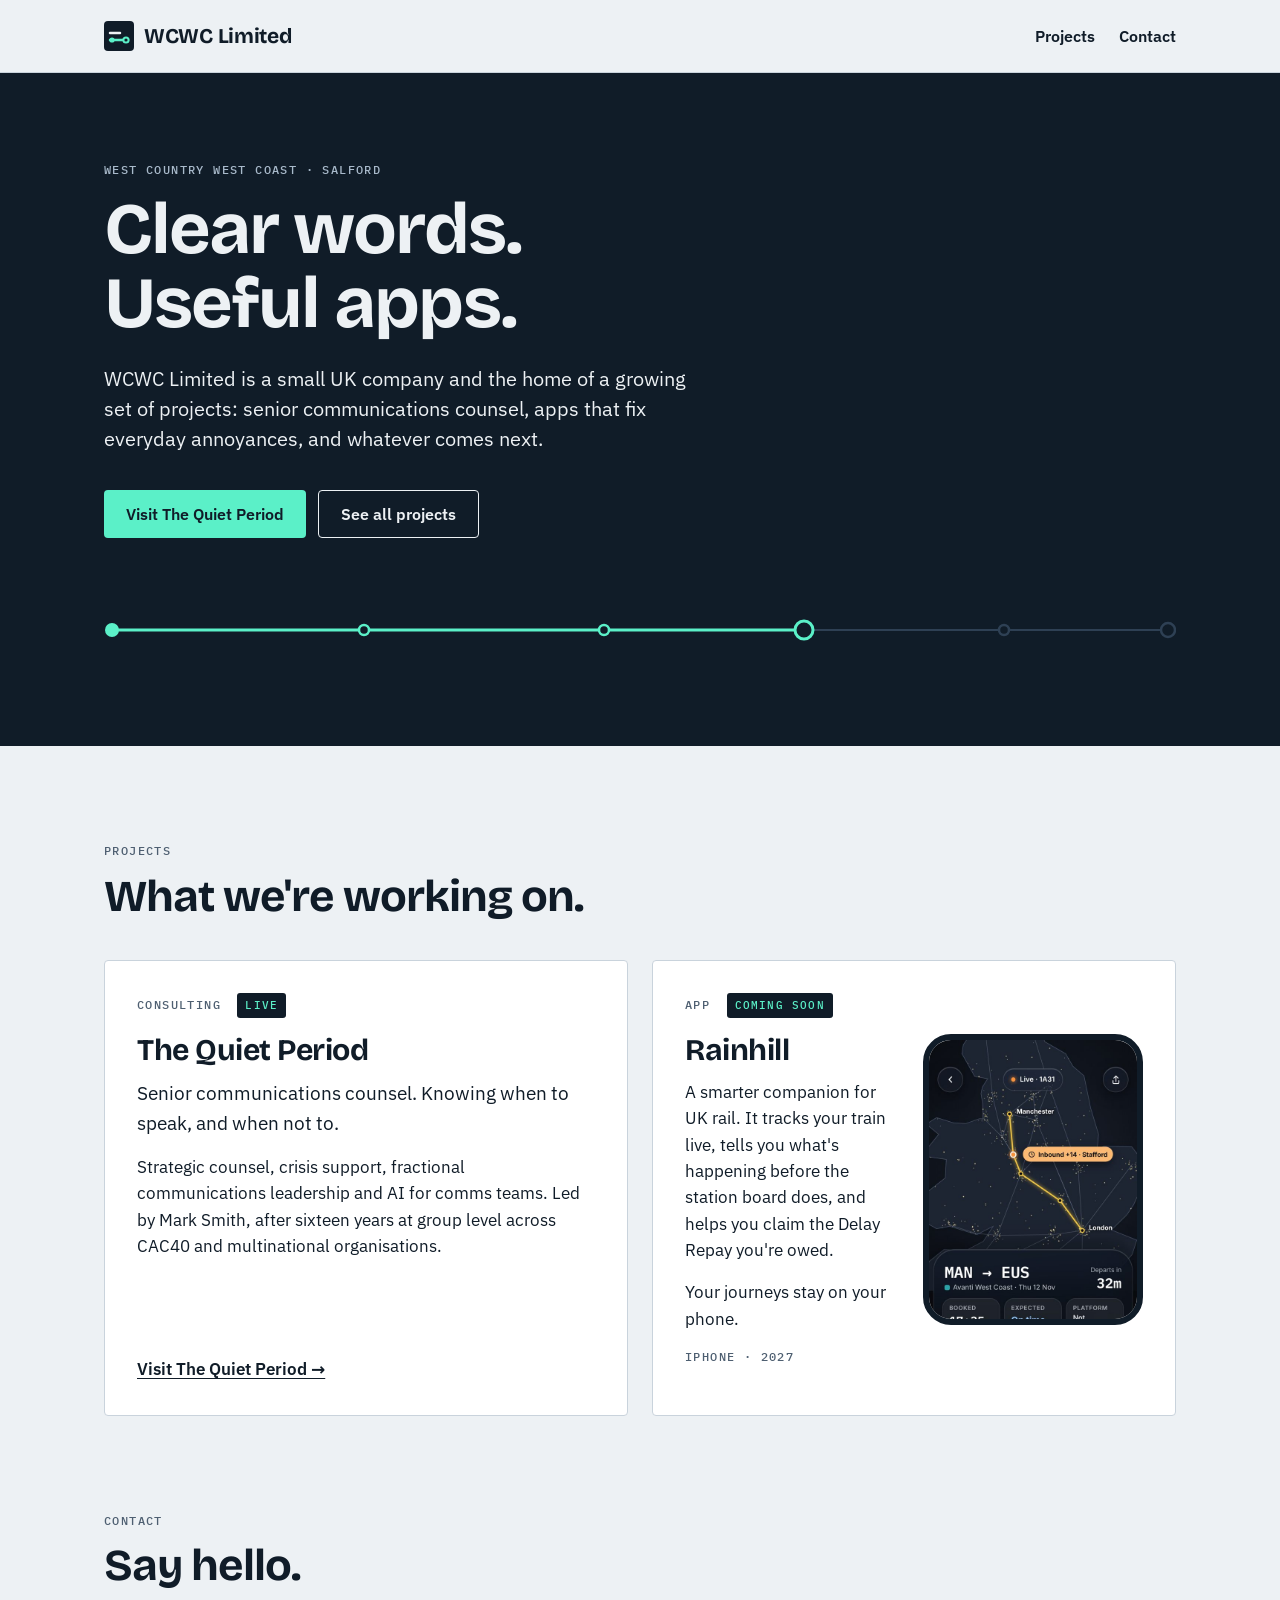
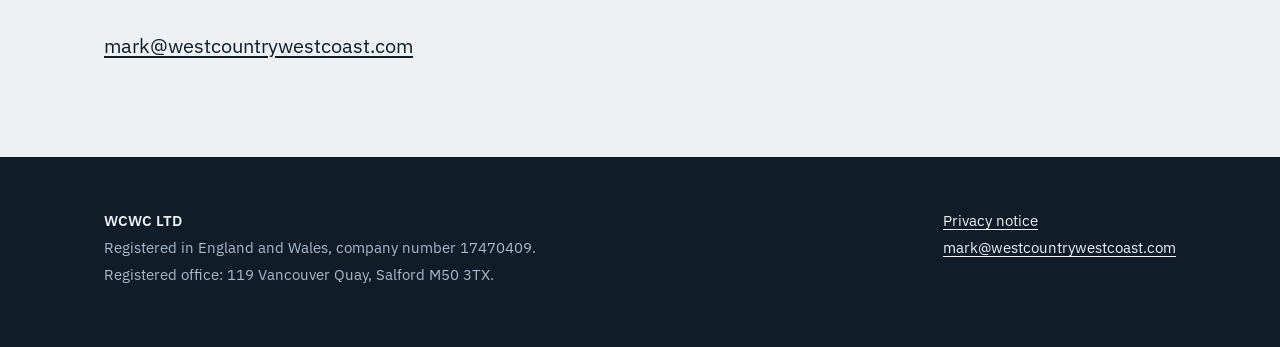
<file: index.html>
<!doctype html>
<html lang="en-GB">
<head>
<meta charset="utf-8">
<meta name="viewport" content="width=device-width, initial-scale=1">
<meta name="theme-color" content="#101C28">
<link rel="icon" href="data:image/svg+xml,%3Csvg xmlns=%27http://www.w3.org/2000/svg%27 viewBox=%270 0 30 30%27%3E%3Crect width=%2730%27 height=%2730%27 rx=%274%27 fill=%27%23101C28%27/%3E%3Cpath d=%27M6 19h18%27 stroke=%27%235BF0C8%27 stroke-width=%272.5%27 stroke-linecap=%27round%27/%3E%3Ccircle cx=%278%27 cy=%2719%27 r=%272.6%27 fill=%27%235BF0C8%27/%3E%3C/svg%3E">
<link rel="preload" href="fonts/bricolage-grotesque-latin-700-normal.woff2" as="font" type="font/woff2" crossorigin>
<link rel="stylesheet" href="styles.css">
<title>WCWC Limited | West Country West Coast</title>
<meta name="description" content="WCWC Limited: home of The Quiet Period communications consultancy and Rainhill, a UK rail app coming soon.">
</head>
<body>
<a class="skip" href="#content">Skip to content</a>
<header class="site-header">
  <div class="wrap">
    <a class="brand" href="/"><svg width="30" height="30" viewBox="0 0 30 30" aria-hidden="true"><rect width="30" height="30" rx="4" fill="#101C28"/><path d="M6 19h18" stroke="#5BF0C8" stroke-width="2.5" stroke-linecap="round"/><circle cx="8" cy="19" r="2.6" fill="#5BF0C8"/><circle cx="22" cy="19" r="2.6" fill="#101C28" stroke="#5BF0C8" stroke-width="2"/><path d="M6 12h10" stroke="#EDF1F4" stroke-width="2.5" stroke-linecap="round"/></svg><span>WCWC Limited</span></a>
    <nav class="nav" aria-label="Main">
      <a href="/#projects">Projects</a>
      <a href="/#contact">Contact</a>
    </nav>
  </div>
</header>

<main id="content">
  <div class="band">
    <div class="wrap">
      <p class="label">West Country West Coast &middot; Salford</p>
      <h1>Clear words. Useful apps.</h1>
      <p class="lead">WCWC Limited is a small UK company and the home of a growing set of projects: senior communications counsel, apps that fix everyday annoyances, and whatever comes next.</p>
      <div class="actions">
        <a class="btn btn-mint" href="https://www.thequietperiod.co.uk" rel="noopener">Visit The Quiet Period</a>
        <a class="btn btn-outline" href="#projects">See all projects</a>
      </div>
      <svg class="route" width="1072" height="40" viewBox="0 0 1072 40" aria-hidden="true">
        <path d="M8 20H1064" stroke="#2E4054" stroke-width="2"/>
        <path d="M8 20H700" stroke="#5BF0C8" stroke-width="3" stroke-linecap="round"/>
        <circle cx="8" cy="20" r="7" fill="#5BF0C8"/>
        <circle cx="260" cy="20" r="5" fill="#101C28" stroke="#5BF0C8" stroke-width="2.5"/>
        <circle cx="500" cy="20" r="5" fill="#101C28" stroke="#5BF0C8" stroke-width="2.5"/>
        <circle cx="700" cy="20" r="9" fill="#101C28" stroke="#5BF0C8" stroke-width="3"/>
        <circle cx="900" cy="20" r="5" fill="#101C28" stroke="#2E4054" stroke-width="2.5"/>
        <circle cx="1064" cy="20" r="7" fill="#101C28" stroke="#2E4054" stroke-width="2.5"/>
      </svg>
    </div>
  </div>

  <div class="wrap">
    <section id="projects" aria-labelledby="projects-h">
      <p class="label">Projects</p>
      <h2 id="projects-h">What we're working on.</h2>
      <div class="grid">
        <article class="card">
          <p class="label">Consulting <span class="tag">Live</span></p>
          <h3>The Quiet Period</h3>
          <p class="quote">Senior communications counsel. Knowing when to speak, and when not to.</p>
          <p>Strategic counsel, crisis support, fractional communications leadership and AI for comms teams. Led by Mark Smith, after sixteen years at group level across CAC40 and multinational organisations.</p>
          <a class="more" href="https://www.thequietperiod.co.uk" rel="noopener">Visit The Quiet Period<span class="visually-hidden"> (consultancy website)</span> &rarr;</a>
        </article>
        <article class="card" id="rainhill">
          <p class="label">App <span class="tag">Coming soon</span></p>
          <div class="app">
            <div>
              <h3>Rainhill</h3>
              <p>A smarter companion for UK rail. It tracks your train live, tells you what's happening before the station board does, and helps you claim the Delay Repay you're owed.</p>
              <p>Your journeys stay on your phone.</p>
              <p class="label" style="margin-top:8px">iPhone &middot; 2027</p>
            </div>
            <figure class="phone" style="margin:0">
              <img src="images/rainhill-live-trip.jpg" width="560" height="750" alt="Rainhill's live trip screen: a night map of the route from Manchester to London, with the departure time, platform status and a warning that the inbound train is running late." loading="lazy">
            </figure>
          </div>
        </article>
      </div>
    </section>

    <section id="contact" class="contact" aria-labelledby="contact-h">
      <p class="label">Contact</p>
      <h2 id="contact-h">Say hello.</h2>
      <p class="email"><a href="mailto:mark@westcountrywestcoast.com">mark@westcountrywestcoast.com</a></p>
    </section>
  </div>
</main>

<footer class="footer">
  <div class="wrap">
    <div>
      <p><strong>WCWC LTD</strong></p>
      <p>Registered in England and Wales, company number 17470409.</p>
      <p>Registered office: 119 Vancouver Quay, Salford M50 3TX.</p>
    </div>
    <div>
      <p><a href="/privacy.html">Privacy notice</a></p>
      <p><a href="mailto:mark@westcountrywestcoast.com">mark@westcountrywestcoast.com</a></p>
    </div>
  </div>
</footer>
</body>
</html>
</file>
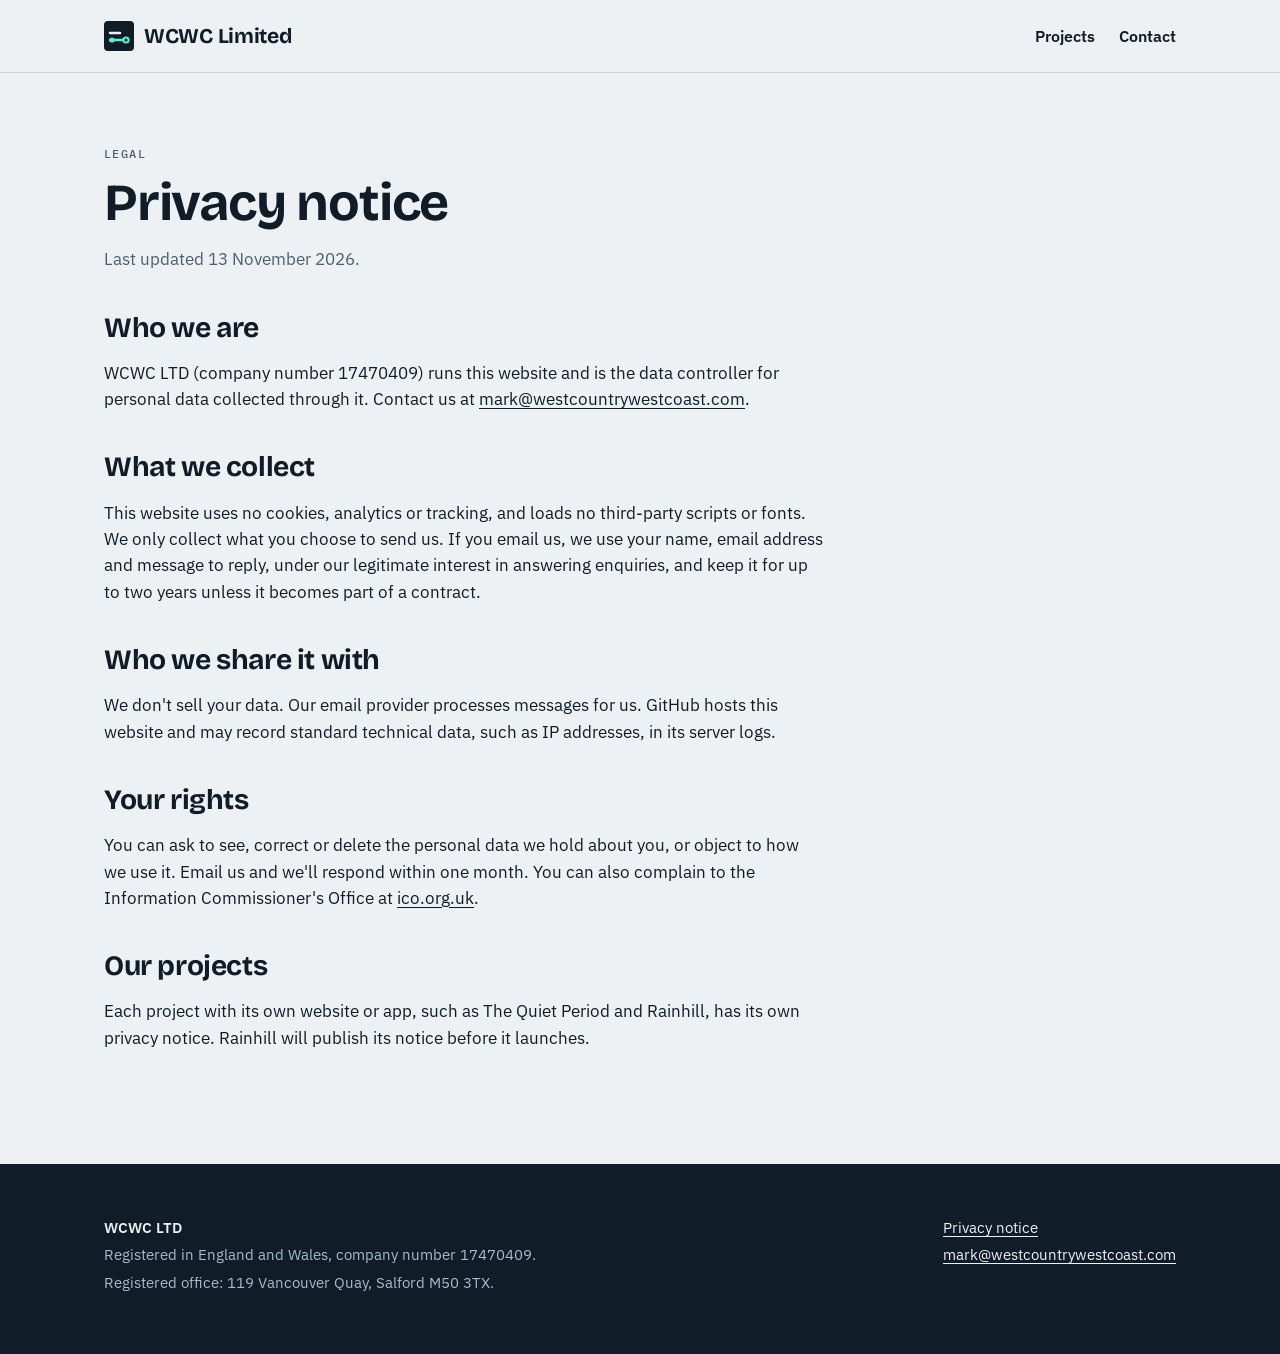
<file: privacy.html>
<!doctype html>
<html lang="en-GB">
<head>
<meta charset="utf-8">
<meta name="viewport" content="width=device-width, initial-scale=1">
<meta name="theme-color" content="#101C28">
<link rel="icon" href="data:image/svg+xml,%3Csvg xmlns=%27http://www.w3.org/2000/svg%27 viewBox=%270 0 30 30%27%3E%3Crect width=%2730%27 height=%2730%27 rx=%274%27 fill=%27%23101C28%27/%3E%3Cpath d=%27M6 19h18%27 stroke=%27%235BF0C8%27 stroke-width=%272.5%27 stroke-linecap=%27round%27/%3E%3Ccircle cx=%278%27 cy=%2719%27 r=%272.6%27 fill=%27%235BF0C8%27/%3E%3C/svg%3E">
<link rel="preload" href="fonts/bricolage-grotesque-latin-700-normal.woff2" as="font" type="font/woff2" crossorigin>
<link rel="stylesheet" href="styles.css">
<title>Privacy notice | WCWC Limited</title>
<meta name="robots" content="index">
</head>
<body>
<a class="skip" href="#content">Skip to content</a>
<header class="site-header">
  <div class="wrap">
    <a class="brand" href="/"><svg width="30" height="30" viewBox="0 0 30 30" aria-hidden="true"><rect width="30" height="30" rx="4" fill="#101C28"/><path d="M6 19h18" stroke="#5BF0C8" stroke-width="2.5" stroke-linecap="round"/><circle cx="8" cy="19" r="2.6" fill="#5BF0C8"/><circle cx="22" cy="19" r="2.6" fill="#101C28" stroke="#5BF0C8" stroke-width="2"/><path d="M6 12h10" stroke="#EDF1F4" stroke-width="2.5" stroke-linecap="round"/></svg><span>WCWC Limited</span></a>
    <nav class="nav" aria-label="Main">
      <a href="/#projects">Projects</a>
      <a href="/#contact">Contact</a>
    </nav>
  </div>
</header>
<main id="content">
  <div class="wrap">
    <div class="prose">
      <p class="label">Legal</p>
      <h1>Privacy notice</h1>
      <p class="updated">Last updated 13 November 2026.</p>

      <h2>Who we are</h2>
      <p>WCWC LTD (company number 17470409) runs this website and is the data controller for personal data collected through it. Contact us at <a href="mailto:mark@westcountrywestcoast.com">mark@westcountrywestcoast.com</a>.</p>

      <h2>What we collect</h2>
      <p>This website uses no cookies, analytics or tracking, and loads no third-party scripts or fonts. We only collect what you choose to send us. If you email us, we use your name, email address and message to reply, under our legitimate interest in answering enquiries, and keep it for up to two years unless it becomes part of a contract.</p>

      <h2>Who we share it with</h2>
      <p>We don't sell your data. Our email provider processes messages for us. GitHub hosts this website and may record standard technical data, such as IP addresses, in its server logs.</p>

      <h2>Your rights</h2>
      <p>You can ask to see, correct or delete the personal data we hold about you, or object to how we use it. Email us and we'll respond within one month. You can also complain to the Information Commissioner's Office at <a href="https://ico.org.uk">ico.org.uk</a>.</p>

      <h2>Our projects</h2>
      <p>Each project with its own website or app, such as The Quiet Period and Rainhill, has its own privacy notice. Rainhill will publish its notice before it launches.</p>
    </div>
  </div>
</main>
<footer class="footer">
  <div class="wrap">
    <div>
      <p><strong>WCWC LTD</strong></p>
      <p>Registered in England and Wales, company number 17470409.</p>
      <p>Registered office: 119 Vancouver Quay, Salford M50 3TX.</p>
    </div>
    <div>
      <p><a href="/privacy.html">Privacy notice</a></p>
      <p><a href="mailto:mark@westcountrywestcoast.com">mark@westcountrywestcoast.com</a></p>
    </div>
  </div>
</footer>
</body>
</html>
</file>
<file: styles.css>
/* WCWC Limited. Palette and type borrowed from The Quiet Period: deep navy, mint on navy only, cool grey-blue paper. Fonts self-hosted (no Google requests). */
@font-face{font-family:"Bricolage Grotesque";font-weight:700;font-display:swap;src:url(fonts/bricolage-grotesque-latin-700-normal.woff2) format("woff2")}
@font-face{font-family:"IBM Plex Sans";font-weight:400;font-display:swap;src:url(fonts/ibm-plex-sans-latin-400-normal.woff2) format("woff2")}
@font-face{font-family:"IBM Plex Sans";font-weight:600;font-display:swap;src:url(fonts/ibm-plex-sans-latin-600-normal.woff2) format("woff2")}
@font-face{font-family:"IBM Plex Mono";font-weight:500;font-display:swap;src:url(fonts/ibm-plex-mono-latin-500-normal.woff2) format("woff2")}
:root{--navy:#101C28;--paper:#EDF1F4;--surface:#FFFFFF;--slate:#4E5F71;--line:#C9D3DC;--mint:#5BF0C8;--on-panel:#EDF1F4;--muted-panel:#A9BACB;--ink-line:#2E4054;
--display:"Bricolage Grotesque","Avenir Next",system-ui,sans-serif;--body:"IBM Plex Sans",system-ui,sans-serif;--mono:"IBM Plex Mono",ui-monospace,Menlo,monospace}
*{box-sizing:border-box}
html{scroll-behavior:smooth}
@media (prefers-reduced-motion:reduce){html{scroll-behavior:auto}}
body{margin:0;font-family:var(--body);font-size:17px;line-height:1.55;color:var(--navy);background:var(--paper)}
a{color:var(--navy);text-underline-offset:3px}
a:hover{text-decoration-thickness:2px}
:focus-visible{outline:3px solid var(--navy);outline-offset:3px;border-radius:2px}
.band :focus-visible,.footer :focus-visible{outline-color:var(--mint)}
.skip{position:absolute;left:-999px;top:8px;background:var(--navy);color:var(--on-panel);padding:8px 12px;z-index:10}
.skip:focus{left:8px}
.wrap{max-width:1120px;margin:0 auto;padding:0 24px}
.label{font-family:var(--mono);font-weight:500;font-size:12px;letter-spacing:1.4px;text-transform:uppercase;color:var(--slate);margin:0 0 12px}
/* header */
.site-header{background:var(--paper);border-bottom:1px solid var(--line);position:sticky;top:0;z-index:5}
.site-header .wrap{height:72px;display:flex;align-items:center;justify-content:space-between;gap:16px}
.brand{display:flex;align-items:center;gap:10px;text-decoration:none;font-family:var(--display);font-weight:700;font-size:21px;letter-spacing:-0.3px}
.brand svg{flex:none}
.nav{display:flex;gap:24px}
.nav a{text-decoration:none;font-weight:600;font-size:16px;padding:10px 0}
.nav a:hover{text-decoration:underline}
/* hero band */
.band{background:var(--navy);color:var(--on-panel)}
.band .wrap{padding-top:88px;padding-bottom:96px}
.band .label{color:var(--muted-panel)}
.band h1{font-family:var(--display);font-weight:700;font-size:72px;line-height:1.03;letter-spacing:-2px;margin:0 0 24px;max-width:13ch}
.band p.lead{font-size:20px;line-height:1.5;color:var(--on-panel);max-width:600px;margin:0 0 36px}
.actions{display:flex;flex-wrap:wrap;gap:12px}
.btn{display:inline-flex;align-items:center;gap:8px;min-height:48px;padding:0 22px;border-radius:4px;font-weight:600;font-size:16px;text-decoration:none}
.btn-mint{background:var(--mint);color:var(--navy)}
.btn-mint:hover{text-decoration:underline}
.btn-outline{border:1.5px solid var(--on-panel);color:var(--on-panel)}
.btn-outline:hover{background:rgba(237,241,244,0.08)}
.route{margin-top:72px;display:block;max-width:100%;height:auto}
/* sections */
section{padding:96px 0 0}
h2{font-family:var(--display);font-weight:700;font-size:44px;line-height:1.08;letter-spacing:-1px;margin:0 0 40px}
.grid{display:grid;grid-template-columns:repeat(2,minmax(0,1fr));gap:24px}
.card{background:var(--surface);border:1px solid var(--line);border-radius:4px;padding:32px;display:flex;flex-direction:column}
.card h3{font-family:var(--display);font-weight:700;font-size:30px;line-height:1.1;letter-spacing:-0.5px;margin:0 0 12px}
.card p{margin:0 0 16px}
.card .quote{font-size:19px;color:var(--navy)}
.card .more{margin-top:auto;font-weight:600}
.tag{display:inline-block;font-family:var(--mono);font-weight:500;font-size:11px;letter-spacing:1.2px;text-transform:uppercase;background:var(--navy);color:var(--mint);border-radius:3px;padding:4px 8px;margin-left:8px;vertical-align:middle}
.app{display:grid;grid-template-columns:1fr 220px;gap:24px;align-items:start}
.phone{width:220px;border-radius:28px;border:6px solid var(--navy);background:var(--navy);overflow:hidden;display:block}
.phone img{display:block;width:100%;height:auto}
.contact{padding-bottom:96px}
.contact p.email{font-size:20px;margin:0}
/* footer */
.footer{background:var(--navy);color:var(--muted-panel);font-size:15px}
.footer .wrap{padding-top:48px;padding-bottom:56px;display:flex;flex-wrap:wrap;justify-content:space-between;gap:24px}
.footer strong{color:var(--on-panel)}
.footer a{color:var(--on-panel)}
.footer p{margin:4px 0}
/* prose pages */
.prose{max-width:720px;padding:72px 0 96px}
.prose h1{font-family:var(--display);font-weight:700;font-size:52px;line-height:1.05;letter-spacing:-1.2px;margin:0 0 16px}
.prose h2{font-size:28px;margin:40px 0 12px;letter-spacing:-0.4px}
.prose .updated{color:var(--slate);margin:0 0 24px}
@media (max-width:820px){
 .band .wrap{padding-top:56px;padding-bottom:64px}
 .band h1{font-size:44px;letter-spacing:-1px}
 .band p.lead{font-size:18px}
 .route{margin-top:48px}
 section{padding-top:64px}
 h2{font-size:34px;margin-bottom:28px}
 .grid{grid-template-columns:1fr}
 .app{grid-template-columns:1fr}
 .phone{width:200px}
 .nav{gap:16px}
 .nav a{font-size:15px}
 .site-header .wrap{height:64px}
 .brand span{font-size:19px}
 .prose h1{font-size:38px}
}

.visually-hidden{position:absolute;width:1px;height:1px;padding:0;margin:-1px;overflow:hidden;clip:rect(0,0,0,0);white-space:nowrap;border:0}
</file>
